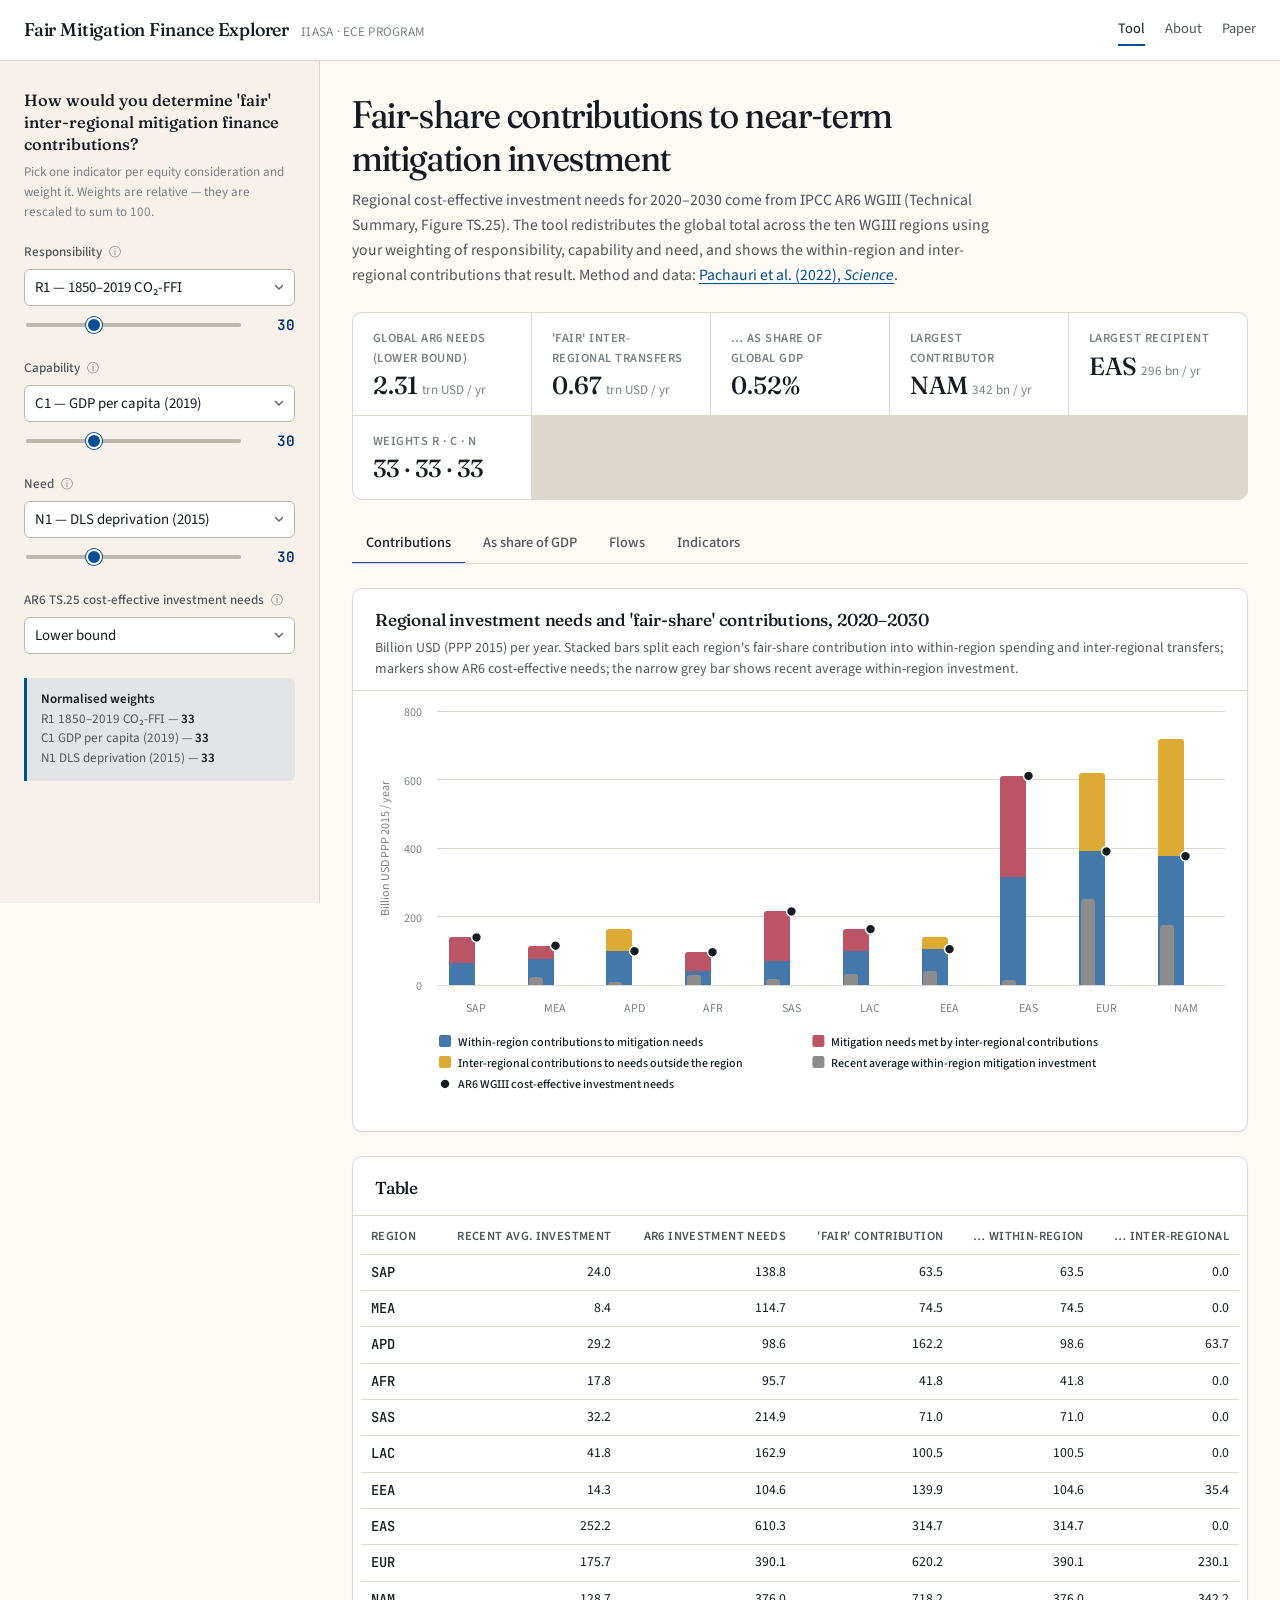
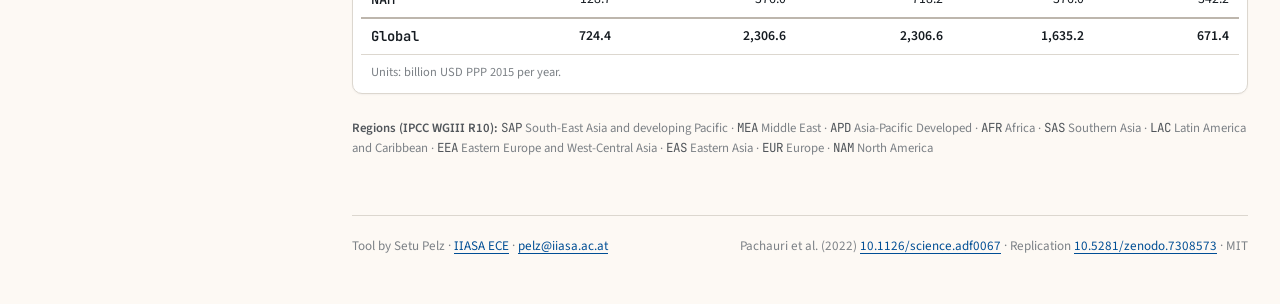
<file: site/index.html>
<!DOCTYPE html>
<html lang="en">
<head>
  <meta charset="UTF-8" />
  <meta name="viewport" content="width=device-width, initial-scale=1" />
  <title>Fair Mitigation Finance Explorer</title>
  <meta name="description" content="Explore 'fair-share' regional contributions to near-term (2020–2030) mitigation investment needs from IPCC AR6 WGIII, weighting responsibility, capability and need." />
  <link rel="preconnect" href="https://fonts.googleapis.com" />
  <link rel="preconnect" href="https://fonts.gstatic.com" crossorigin />
  <link rel="stylesheet" href="https://fonts.googleapis.com/css2?family=Fraunces:opsz,wght,SOFT@9..144,400..600,30..100&family=Source+Sans+3:wght@400;500;600&family=JetBrains+Mono:wght@500&display=swap" />
  <link rel="stylesheet" href="assets/styles.css" />
  <script src="assets/vendor/highcharts.js"></script>
  <script src="assets/vendor/sankey.js"></script>
  <script src="assets/data.js"></script>
</head>
<body>
  <header class="topbar">
    <div class="brand">
      <span class="brand-mark">Fair Mitigation Finance Explorer</span>
      <a class="brand-sub" href="https://iiasa.ac.at/programs/ece" target="_blank" rel="noopener">IIASA · ECE program</a>
    </div>
    <nav class="nav">
      <a href="index.html" class="active">Tool</a>
      <a href="about.html">About</a>
      <a href="https://doi.org/10.1126/science.adf0067" target="_blank" rel="noopener">Paper</a>
    </nav>
  </header>

  <div class="shell">
    <aside class="sidebar">
      <h2>How would you determine 'fair' inter-regional mitigation finance contributions?</h2>
      <p class="sidebar-help">
        Pick one indicator per equity consideration and weight it. Weights are relative —
        they are rescaled to sum to 100.
      </p>

      <div class="field">
        <label for="sel-R">Responsibility
          <span class="hint" title="Higher weight: regions with larger historical emissions carry a proportionally larger share of finance contributions. Quantified using CO₂ from fossil fuels and industry over 1850–2019 or 1990–2019.">ⓘ</span>
        </label>
        <select id="sel-R"></select>
        <div class="slider-row">
          <input id="w-R" type="range" min="0" max="100" step="5" value="30" />
          <output id="w-R-out">30</output>
        </div>
      </div>

      <div class="field">
        <label for="sel-C">Capability
          <span class="hint" title="Higher weight: wealthier, more capable regions carry a proportionally larger share. Quantified using per-capita GDP or per-capita capital stock in 2019, the year before the decade of analysis.">ⓘ</span>
        </label>
        <select id="sel-C"></select>
        <div class="slider-row">
          <input id="w-C" type="range" min="0" max="100" step="5" value="30" />
          <output id="w-C-out">30</output>
        </div>
      </div>

      <div class="field">
        <label for="sel-N">Need
          <span class="hint" title="Higher weight: regions with higher deprivation or climate risk contribute a proportionally smaller share. Quantified as multidimensional deprivation in Decent Living Standards (Rao &amp; Min 2018; Kikstra et al. 2021) or acute multi-sector climate risk (Byers et al. 2018).">ⓘ</span>
        </label>
        <select id="sel-N"></select>
        <div class="slider-row">
          <input id="w-N" type="range" min="0" max="100" step="5" value="30" />
          <output id="w-N-out">30</output>
        </div>
      </div>

      <div class="field">
        <label for="sel-bound">AR6 TS.25 cost-effective investment needs
          <span class="hint" title="Lower and upper bound of regional cost-effective annual mitigation investment needs for 2020–2030, from Figure TS.25 of the IPCC WGIII AR6 Technical Summary.">ⓘ</span>
        </label>
        <select id="sel-bound"></select>
      </div>

      <div class="legend-note" id="weights-note" aria-live="polite"></div>
    </aside>

    <main class="main">
      <section class="headline">
        <h1>Fair-share contributions to near-term mitigation investment</h1>
        <p>
          Regional cost-effective investment needs for 2020–2030 come from IPCC AR6 WGIII
          (Technical Summary, Figure TS.25). The tool redistributes the global total across the
          ten WGIII regions using your weighting of responsibility, capability and need, and
          shows the within-region and inter-regional contributions that result. Method and data:
          <a href="https://doi.org/10.1126/science.adf0067" target="_blank" rel="noopener">Pachauri et al. (2022), <em>Science</em></a>.
        </p>
      </section>

      <div class="summary-strip" aria-live="polite"></div>

      <div class="tabs" role="tablist">
        <button class="tab active" role="tab" data-tab="contrib">Contributions</button>
        <button class="tab" role="tab" data-tab="gdp">As share of GDP</button>
        <button class="tab" role="tab" data-tab="sankey">Flows</button>
        <button class="tab" role="tab" data-tab="indicators">Indicators</button>
      </div>

      <section class="tabpane active" data-pane="contrib">
        <div class="card">
          <div class="card-head">
            <h2 class="card-title">Regional investment needs and 'fair-share' contributions, 2020–2030</h2>
            <p class="card-sub">
              Billion USD (PPP 2015) per year. Stacked bars split each region's fair-share contribution
              into within-region spending and inter-regional transfers; markers show AR6 cost-effective
              needs; the narrow grey bar shows recent average within-region investment.
            </p>
          </div>
          <div id="chart-contrib" class="chart-container"></div>
        </div>
        <div class="card">
          <div class="card-head">
            <h2 class="card-title">Table</h2>
          </div>
          <div class="table-wrap"><table id="tbl-contrib" class="data-table"></table></div>
        </div>
      </section>

      <section class="tabpane" data-pane="gdp">
        <div class="card">
          <div class="card-head">
            <h2 class="card-title">The same, as a share of regional GDP (2019)</h2>
            <p class="card-sub">
              Annual contributions divided by 2019 regional GDP (USD PPP 2017). Same colour coding as the first tab.
            </p>
          </div>
          <div id="chart-gdp" class="chart-container"></div>
        </div>
        <div class="card">
          <div class="card-head">
            <h2 class="card-title">Table</h2>
          </div>
          <div class="table-wrap"><table id="tbl-gdp" class="data-table"></table></div>
        </div>
      </section>

      <section class="tabpane" data-pane="sankey">
        <div class="card">
          <div class="card-head">
            <h2 class="card-title">Within-region and inter-regional flows</h2>
            <p class="card-sub">
              Annual contributions (billion USD PPP 2015) needed to align regional cost-effective needs
              with fair-share contributions. Regions on the left pay into within-region needs or an
              inter-regional fund; the fund pays out to regions whose needs exceed their fair share.
            </p>
          </div>
          <div id="chart-sankey" class="chart-container tall"></div>
        </div>
      </section>

      <section class="tabpane" data-pane="indicators">
        <div class="card">
          <div class="card-head">
            <h2 class="card-title">Selected indicators in original units</h2>
            <p class="card-sub">One panel per selected indicator. Greyed panels carry zero weight.</p>
          </div>
          <div class="facets" id="facets-raw"></div>
        </div>
        <div class="card">
          <div class="card-head">
            <h2 class="card-title">Corresponding indicator allocations</h2>
            <p class="card-sub">Each indicator transformed into a regional share of global investment needs (see paper SI for the transformation).</p>
          </div>
          <div class="facets" id="facets-shares"></div>
        </div>
        <div class="card">
          <div class="card-head">
            <h2 class="card-title">Weighted aggregate allocation</h2>
            <p class="card-sub">The weighted combination of the three indicator allocations — the shares that drive every other view.</p>
          </div>
          <div id="chart-agg" class="chart-container short"></div>
        </div>
      </section>

      <p class="region-key">
        <strong>Regions (IPCC WGIII R10):</strong>
        <span id="region-key-list"></span>
      </p>

      <footer class="footer">
        <span>Tool by Setu Pelz · <a href="https://iiasa.ac.at/programs/ece" target="_blank" rel="noopener">IIASA ECE</a> · <a href="mailto:pelz@iiasa.ac.at">pelz@iiasa.ac.at</a></span>
        <span>Pachauri et al. (2022) <a href="https://doi.org/10.1126/science.adf0067" target="_blank" rel="noopener">10.1126/science.adf0067</a> · Replication <a href="https://doi.org/10.5281/zenodo.7308573" target="_blank" rel="noopener">10.5281/zenodo.7308573</a> · MIT</span>
      </footer>
    </main>
  </div>

  <script src="assets/app.js"></script>
</body>
</html>
</file>
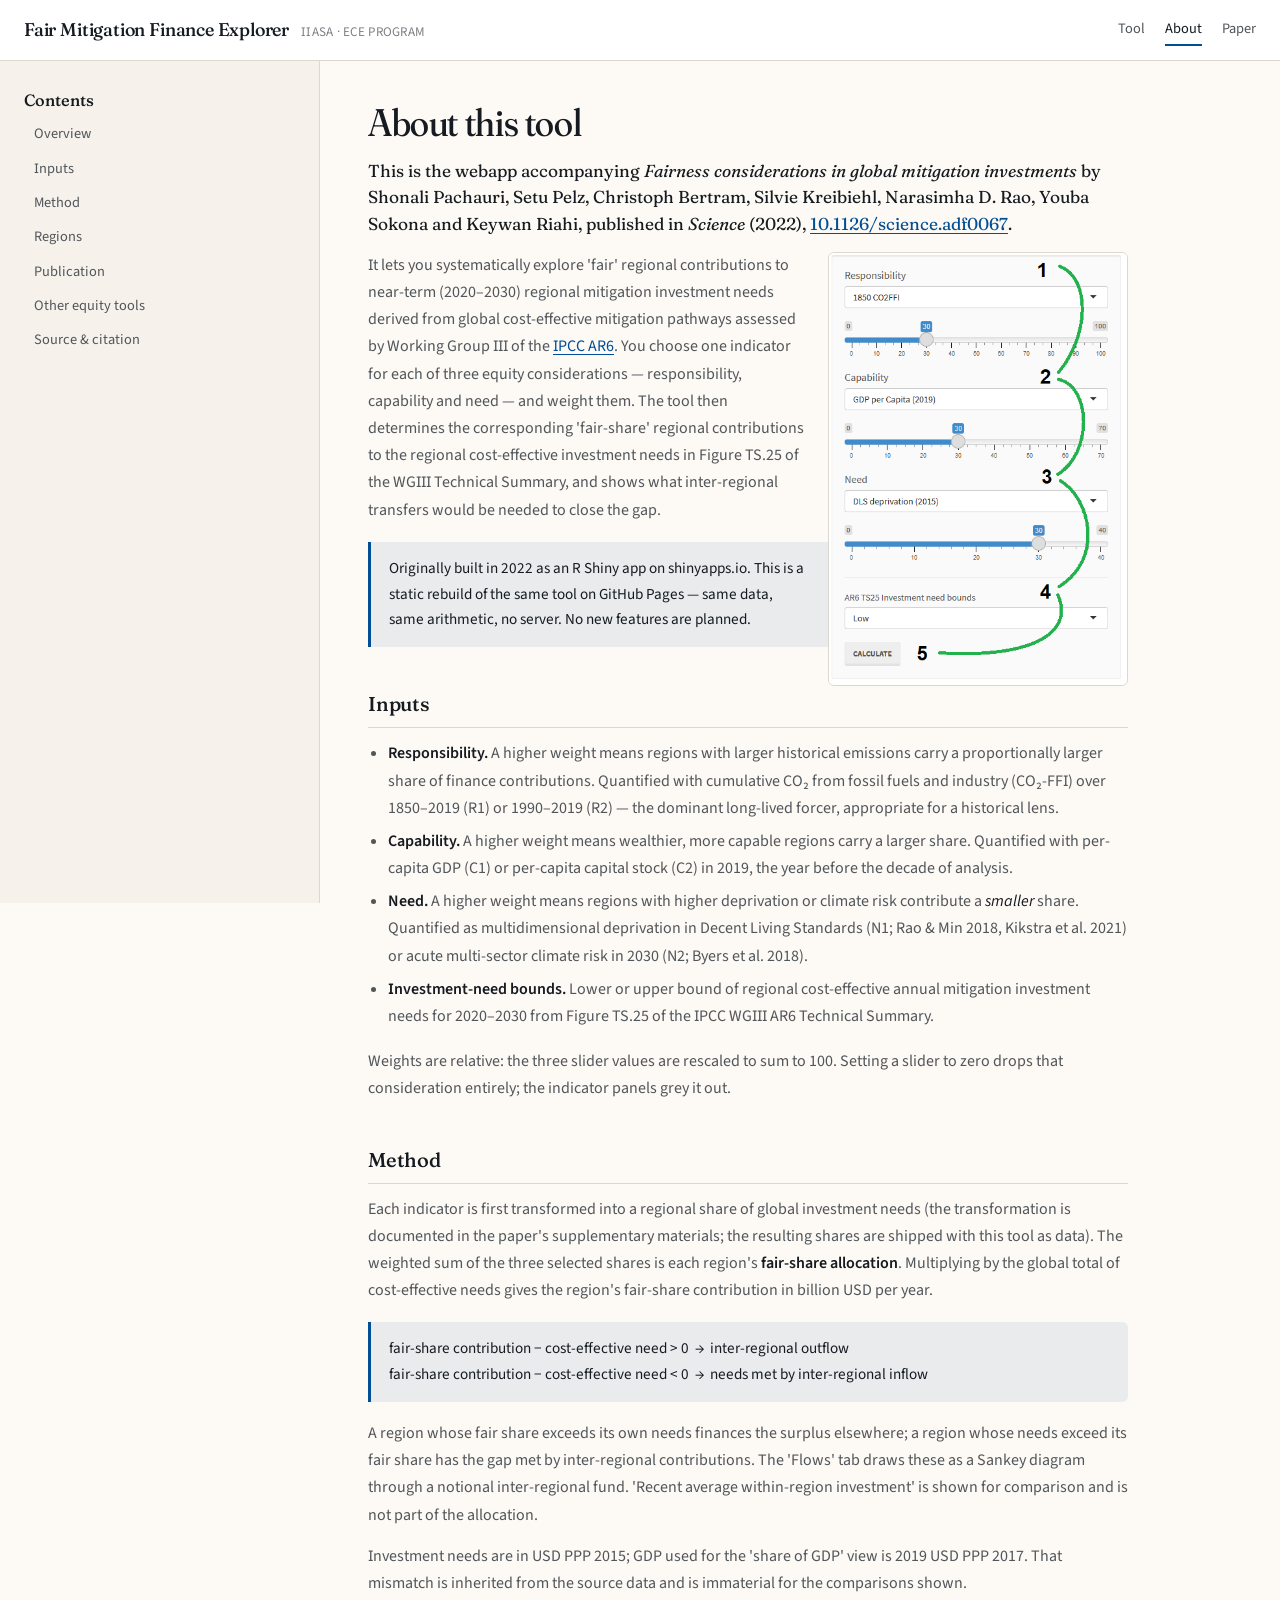
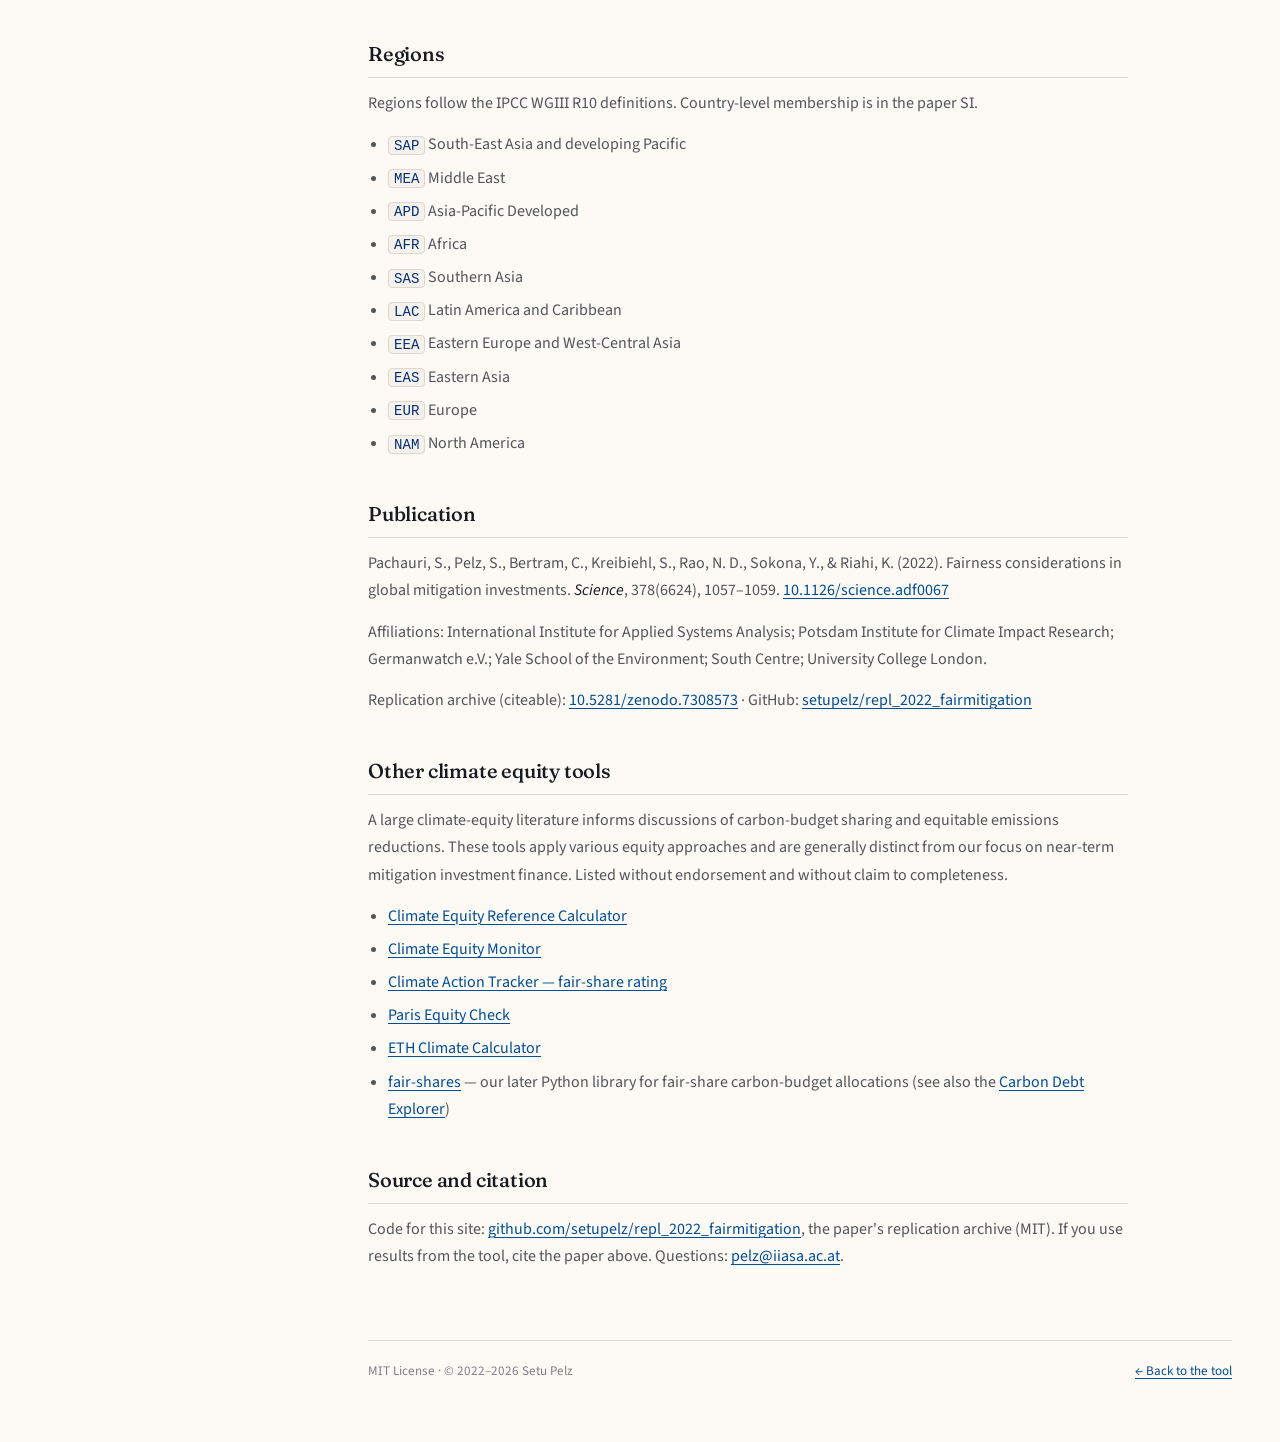
<file: site/about.html>
<!DOCTYPE html>
<html lang="en">
<head>
  <meta charset="UTF-8" />
  <meta name="viewport" content="width=device-width, initial-scale=1" />
  <title>About — Fair Mitigation Finance Explorer</title>
  <link rel="preconnect" href="https://fonts.googleapis.com" />
  <link rel="preconnect" href="https://fonts.gstatic.com" crossorigin />
  <link rel="stylesheet" href="https://fonts.googleapis.com/css2?family=Fraunces:opsz,wght,SOFT@9..144,400..600,30..100&family=Source+Sans+3:wght@400;500;600&display=swap" />
  <link rel="stylesheet" href="assets/styles.css" />
</head>
<body>
  <header class="topbar">
    <div class="brand">
      <span class="brand-mark">Fair Mitigation Finance Explorer</span>
      <a class="brand-sub" href="https://iiasa.ac.at/programs/ece" target="_blank" rel="noopener">IIASA · ECE program</a>
    </div>
    <nav class="nav">
      <a href="index.html">Tool</a>
      <a href="about.html" class="active">About</a>
      <a href="https://doi.org/10.1126/science.adf0067" target="_blank" rel="noopener">Paper</a>
    </nav>
  </header>

  <div class="shell">
    <aside class="sidebar">
      <h2>Contents</h2>
      <nav class="toc">
        <a href="#overview">Overview</a>
        <a href="#inputs">Inputs</a>
        <a href="#method">Method</a>
        <a href="#regions">Regions</a>
        <a href="#publication">Publication</a>
        <a href="#other-tools">Other equity tools</a>
        <a href="#source">Source &amp; citation</a>
      </nav>
    </aside>

    <main class="main about-main">
      <article class="prose">
        <h1 id="overview">About this tool</h1>
        <p class="lede">
          This is the webapp accompanying <em>Fairness considerations in global mitigation investments</em>
          by Shonali Pachauri, Setu Pelz, Christoph Bertram, Silvie Kreibiehl, Narasimha D. Rao,
          Youba Sokona and Keywan Riahi, published in <em>Science</em> (2022),
          <a href="https://doi.org/10.1126/science.adf0067" target="_blank" rel="noopener">10.1126/science.adf0067</a>.
        </p>
        <img class="about-figure" src="assets/introfig.png" alt="Schematic of fair-share contributions to regional mitigation investment needs" />
        <p>
          It lets you systematically explore 'fair' regional contributions to near-term (2020–2030)
          regional mitigation investment needs derived from global cost-effective mitigation pathways
          assessed by Working Group III of the
          <a href="https://www.ipcc.ch/report/sixth-assessment-report-working-group-3/" target="_blank" rel="noopener">IPCC AR6</a>.
          You choose one indicator for each of three equity considerations — responsibility, capability
          and need — and weight them. The tool then determines the corresponding 'fair-share' regional
          contributions to the regional cost-effective investment needs in Figure TS.25 of the WGIII
          Technical Summary, and shows what inter-regional transfers would be needed to close the gap.
        </p>
        <div class="callout">
          Originally built in 2022 as an R Shiny app on shinyapps.io. This is a static rebuild of the same
          tool on GitHub Pages — same data, same arithmetic, no server. No new features are planned.
        </div>

        <h2 id="inputs">Inputs</h2>
        <ul>
          <li><strong>Responsibility.</strong> A higher weight means regions with larger historical emissions carry a proportionally larger share of finance contributions. Quantified with cumulative CO₂ from fossil fuels and industry (CO₂-FFI) over 1850–2019 (R1) or 1990–2019 (R2) — the dominant long-lived forcer, appropriate for a historical lens.</li>
          <li><strong>Capability.</strong> A higher weight means wealthier, more capable regions carry a larger share. Quantified with per-capita GDP (C1) or per-capita capital stock (C2) in 2019, the year before the decade of analysis.</li>
          <li><strong>Need.</strong> A higher weight means regions with higher deprivation or climate risk contribute a <em>smaller</em> share. Quantified as multidimensional deprivation in Decent Living Standards (N1; Rao &amp; Min 2018, Kikstra et al. 2021) or acute multi-sector climate risk in 2030 (N2; Byers et al. 2018).</li>
          <li><strong>Investment-need bounds.</strong> Lower or upper bound of regional cost-effective annual mitigation investment needs for 2020–2030 from Figure TS.25 of the IPCC WGIII AR6 Technical Summary.</li>
        </ul>
        <p>
          Weights are relative: the three slider values are rescaled to sum to 100. Setting a slider to
          zero drops that consideration entirely; the indicator panels grey it out.
        </p>

        <h2 id="method">Method</h2>
        <p>
          Each indicator is first transformed into a regional share of global investment needs (the
          transformation is documented in the paper's supplementary materials; the resulting shares are
          shipped with this tool as data). The weighted sum of the three selected shares is each region's
          <strong>fair-share allocation</strong>. Multiplying by the global total of cost-effective needs
          gives the region's fair-share contribution in billion USD per year.
        </p>
        <div class="callout">
          fair-share contribution − cost-effective need &gt; 0 &nbsp;→&nbsp; inter-regional outflow<br/>
          fair-share contribution − cost-effective need &lt; 0 &nbsp;→&nbsp; needs met by inter-regional inflow
        </div>
        <p>
          A region whose fair share exceeds its own needs finances the surplus elsewhere; a region whose
          needs exceed its fair share has the gap met by inter-regional contributions. The 'Flows' tab
          draws these as a Sankey diagram through a notional inter-regional fund. 'Recent average
          within-region investment' is shown for comparison and is not part of the allocation.
        </p>
        <p>
          Investment needs are in USD PPP 2015; GDP used for the 'share of GDP' view is 2019 USD PPP 2017.
          That mismatch is inherited from the source data and is immaterial for the comparisons shown.
        </p>

        <h2 id="regions">Regions</h2>
        <p>Regions follow the IPCC WGIII R10 definitions. Country-level membership is in the paper SI.</p>
        <ul>
          <li><code>SAP</code> South-East Asia and developing Pacific</li>
          <li><code>MEA</code> Middle East</li>
          <li><code>APD</code> Asia-Pacific Developed</li>
          <li><code>AFR</code> Africa</li>
          <li><code>SAS</code> Southern Asia</li>
          <li><code>LAC</code> Latin America and Caribbean</li>
          <li><code>EEA</code> Eastern Europe and West-Central Asia</li>
          <li><code>EAS</code> Eastern Asia</li>
          <li><code>EUR</code> Europe</li>
          <li><code>NAM</code> North America</li>
        </ul>

        <h2 id="publication">Publication</h2>
        <p>
          Pachauri, S., Pelz, S., Bertram, C., Kreibiehl, S., Rao, N. D., Sokona, Y., &amp; Riahi, K. (2022).
          Fairness considerations in global mitigation investments. <em>Science</em>, 378(6624), 1057–1059.
          <a href="https://doi.org/10.1126/science.adf0067" target="_blank" rel="noopener">10.1126/science.adf0067</a>
        </p>
        <p>
          Affiliations: International Institute for Applied Systems Analysis; Potsdam Institute for Climate
          Impact Research; Germanwatch e.V.; Yale School of the Environment; South Centre; University College London.
        </p>
        <p>
          Replication archive (citeable): <a href="https://doi.org/10.5281/zenodo.7308573" target="_blank" rel="noopener">10.5281/zenodo.7308573</a>
          · GitHub: <a href="https://github.com/setupelz/repl_2022_fairmitigation" target="_blank" rel="noopener">setupelz/repl_2022_fairmitigation</a>
        </p>

        <h2 id="other-tools">Other climate equity tools</h2>
        <p>
          A large climate-equity literature informs discussions of carbon-budget sharing and equitable
          emissions reductions. These tools apply various equity approaches and are generally distinct from
          our focus on near-term mitigation investment finance. Listed without endorsement and without claim
          to completeness.
        </p>
        <ul>
          <li><a href="https://calculator.climateequityreference.org/" target="_blank" rel="noopener">Climate Equity Reference Calculator</a></li>
          <li><a href="https://climateequitymonitor.in" target="_blank" rel="noopener">Climate Equity Monitor</a></li>
          <li><a href="https://climateactiontracker.org/countries/rating-system/" target="_blank" rel="noopener">Climate Action Tracker — fair-share rating</a></li>
          <li><a href="https://paris-equity-check.org/multi-equity-map.html" target="_blank" rel="noopener">Paris Equity Check</a></li>
          <li><a href="http://www.ccalc.ethz.ch" target="_blank" rel="noopener">ETH Climate Calculator</a></li>
          <li><a href="https://github.com/setupelz/fair-shares" target="_blank" rel="noopener">fair-shares</a> — our later Python library for fair-share carbon-budget allocations (see also the <a href="https://setupelz.com/carbondebtexplorer/" target="_blank" rel="noopener">Carbon Debt Explorer</a>)</li>
        </ul>

        <h2 id="source">Source and citation</h2>
        <p>
          Code for this site: <a href="https://github.com/setupelz/repl_2022_fairmitigation" target="_blank" rel="noopener">github.com/setupelz/repl_2022_fairmitigation</a>, the paper's replication archive (MIT).
          If you use results from the tool, cite the paper above.
          Questions: <a href="mailto:pelz@iiasa.ac.at">pelz@iiasa.ac.at</a>.
        </p>
      </article>

      <footer class="footer">
        <span>MIT License · © 2022–2026 Setu Pelz</span>
        <span><a href="index.html">← Back to the tool</a></span>
      </footer>
    </main>
  </div>
</body>
</html>
</file>
<file: site/assets/styles.css>
/* Carbon Debt Explorer — editorial aesthetic, IIASA blue palette */

:root {
  --font-display: 'Fraunces', 'Source Serif 4', Georgia, serif;
  --font-body: 'Source Sans 3', system-ui, sans-serif;
  --font-mono: 'JetBrains Mono', 'SF Mono', Consolas, monospace;

  /* IIASA canonical blue → OKLCH primary */
  --primary: oklch(42% 0.14 250);
  --primary-dim: oklch(42% 0.14 250 / 0.08);
  --primary-strong: oklch(32% 0.15 250);

  /* Warm tinted neutrals */
  --bg: oklch(98.5% 0.008 75);
  --surface: oklch(100% 0 0);
  --surface-sunk: oklch(96% 0.01 75);
  --border: oklch(88% 0.012 75);
  --border-strong: oklch(78% 0.015 75);
  --text: oklch(22% 0.015 250);
  --text-muted: oklch(45% 0.01 250);
  --text-dim: oklch(60% 0.01 250);

  /* Semantic — debt (warm) vs credit (cool-muted), not neon */
  --debt: oklch(52% 0.15 35);
  --debt-dim: oklch(52% 0.15 35 / 0.12);
  --credit: oklch(52% 0.09 190);
  --credit-dim: oklch(52% 0.09 190 / 0.12);

  /* R10 region palette — deliberately desaturated, readable */
  --r-afr: oklch(58% 0.12 35);
  --r-eas: oklch(48% 0.14 260);
  --r-eur: oklch(52% 0.12 180);
  --r-fsu: oklch(45% 0.08 310);
  --r-lam: oklch(60% 0.12 130);
  --r-mea: oklch(55% 0.13 65);
  --r-nam: oklch(42% 0.14 250);
  --r-pao: oklch(55% 0.10 340);
  --r-pas: oklch(62% 0.11 95);
  --r-sas: oklch(52% 0.14 15);

  --shadow-sm: 0 1px 2px rgb(20 30 60 / 0.04);
  --shadow-md: 0 4px 16px rgb(20 30 60 / 0.06);

  --radius: 6px;
  --radius-lg: 10px;
}

@media (prefers-color-scheme: dark) {
  :root {
    --bg: oklch(16% 0.015 250);
    --surface: oklch(20% 0.018 250);
    --surface-sunk: oklch(14% 0.015 250);
    --border: oklch(28% 0.02 250);
    --border-strong: oklch(35% 0.025 250);
    --text: oklch(95% 0.01 75);
    --text-muted: oklch(70% 0.01 75);
    --text-dim: oklch(55% 0.01 75);
    --primary: oklch(68% 0.15 250);
    --primary-dim: oklch(68% 0.15 250 / 0.15);
    --primary-strong: oklch(80% 0.12 250);
  }
}

* { box-sizing: border-box; }

html, body {
  margin: 0;
  padding: 0;
  max-width: 100%;
  overflow-x: hidden;
}

body {
  font-family: var(--font-body);
  font-size: 15px;
  line-height: 1.55;
  color: var(--text);
  background: var(--bg);
  font-feature-settings: "ss01", "cv11";
  min-height: 100vh;
}

a {
  color: var(--primary);
  text-decoration-thickness: 1px;
  text-underline-offset: 3px;
}

a:hover {
  color: var(--primary-strong);
}

h1, h2, h3, h4 {
  font-family: var(--font-display);
  font-weight: 500;
  letter-spacing: -0.01em;
  color: var(--text);
  margin: 0;
}

h1 {
  font-size: clamp(1.6rem, 2vw + 1rem, 2.4rem);
  font-weight: 450;
  line-height: 1.1;
  font-variation-settings: "opsz" 120, "SOFT" 50;
}

h2 {
  font-size: 1.25rem;
  font-weight: 500;
  font-variation-settings: "opsz" 14, "SOFT" 40;
}

h3 {
  font-size: 1rem;
  font-weight: 550;
  font-variation-settings: "opsz" 14;
}

/* ================= Layout ================= */

.topbar {
  border-bottom: 1px solid var(--border);
  background: var(--surface);
  padding: 14px 24px;
  display: flex;
  flex-wrap: wrap;
  align-items: center;
  justify-content: space-between;
  gap: 12px 24px;
}

@media (max-width: 600px) {
  .topbar { padding: 12px 16px; gap: 8px 12px; }
  .brand-sub { display: none; }
  .nav { gap: 14px; font-size: 0.88rem; }
}

.brand {
  display: flex;
  align-items: baseline;
  gap: 12px;
}

.brand-mark {
  font-family: var(--font-display);
  font-weight: 500;
  font-size: 1.15rem;
  font-variation-settings: "opsz" 48, "SOFT" 30;
  color: var(--text);
  letter-spacing: -0.01em;
}

.brand-sub {
  font-size: 0.82rem;
  color: var(--text-dim);
  letter-spacing: 0.02em;
  text-transform: uppercase;
  text-decoration: none;
  transition: color 0.15s;
}

a.brand-sub:hover {
  color: var(--primary);
}

.nav {
  display: flex;
  gap: 20px;
  font-size: 0.9rem;
}

.nav a {
  color: var(--text-muted);
  text-decoration: none;
  padding: 4px 0;
  border-bottom: 2px solid transparent;
}

.nav a.active, .nav a:hover {
  color: var(--text);
  border-bottom-color: var(--primary);
}

.shell {
  display: grid;
  grid-template-columns: 320px minmax(0, 1fr);
  gap: 0;
  min-height: calc(100vh - 58px);
}

.shell > * { min-width: 0; }

@media (max-width: 900px) {
  .shell { grid-template-columns: minmax(0, 1fr); }
}

.sidebar {
  padding: 28px 24px;
  border-right: 1px solid var(--border);
  background: var(--surface-sunk);
  min-width: 0;
}

@media (max-width: 900px) {
  .sidebar {
    border-right: none;
    border-bottom: 1px solid var(--border);
    padding: 20px 20px 24px;
    position: static !important;
    max-height: none !important;
    overflow: visible !important;
  }
}

.sidebar h2 {
  font-size: 0.8rem;
  letter-spacing: 0.08em;
  text-transform: uppercase;
  color: var(--text-dim);
  font-family: var(--font-body);
  font-weight: 600;
  margin-bottom: 14px;
}

.field {
  margin-bottom: 22px;
}

.field label {
  display: block;
  font-size: 0.82rem;
  color: var(--text-muted);
  margin-bottom: 6px;
  font-weight: 500;
}

.field select,
.field input[type="range"] {
  width: 100%;
  font: inherit;
  font-size: 0.93rem;
  color: var(--text);
}

.field select {
  background: var(--surface);
  border: 1px solid var(--border-strong);
  border-radius: var(--radius);
  padding: 8px 10px;
  line-height: 1.3;
  appearance: none;
  background-image: url("data:image/svg+xml;utf8,<svg xmlns='http://www.w3.org/2000/svg' width='10' height='6' viewBox='0 0 10 6'><path fill='none' stroke='%23666' stroke-width='1.5' d='M1 1l4 4 4-4'/></svg>");
  background-repeat: no-repeat;
  background-position: right 10px center;
  padding-right: 28px;
}

.field select:focus,
.field input[type="range"]:focus {
  outline: 2px solid var(--primary);
  outline-offset: 1px;
}

.field-cite {
  margin-top: 6px;
  font-size: 0.75rem;
  color: var(--text-dim);
  line-height: 1.4;
}

.field-cite a {
  color: var(--text-muted);
  text-decoration: underline;
  text-decoration-color: var(--border-strong);
  text-underline-offset: 2px;
}

.field-cite a:hover {
  color: var(--primary);
  text-decoration-color: var(--primary);
}

.slider-row {
  display: flex;
  align-items: center;
  gap: 10px;
  min-width: 0;
}

.slider-row input[type="range"] {
  flex: 1 1 auto;
  width: auto;
  min-width: 0;
}

.slider-row output {
  font-family: var(--font-mono);
  font-size: 0.9rem;
  color: var(--primary-strong);
  min-width: 42px;
  text-align: right;
  font-weight: 600;
  flex-shrink: 0;
}

input[type="range"] {
  -webkit-appearance: none;
  appearance: none;
  height: 4px;
  background: var(--border-strong);
  border-radius: 2px;
  outline: none;
}

input[type="range"]::-webkit-slider-thumb {
  -webkit-appearance: none;
  width: 16px;
  height: 16px;
  border-radius: 50%;
  background: var(--primary);
  cursor: pointer;
  border: 2px solid var(--surface);
  box-shadow: 0 0 0 1px var(--primary);
}

input[type="range"]::-moz-range-thumb {
  width: 16px;
  height: 16px;
  border-radius: 50%;
  background: var(--primary);
  cursor: pointer;
  border: 2px solid var(--surface);
  box-shadow: 0 0 0 1px var(--primary);
}

.year-legend {
  display: flex;
  justify-content: space-between;
  margin-top: 6px;
  font-family: var(--font-mono);
  font-size: 0.7rem;
  color: var(--text-dim);
  letter-spacing: 0.02em;
}

.year-legend span {
  flex: 1;
  text-align: center;
}
.year-legend span:first-child { text-align: left; }
.year-legend span:last-child { text-align: right; }

.legend-note {
  margin-top: 24px;
  padding: 12px 14px;
  border-left: 3px solid var(--primary);
  background: var(--primary-dim);
  font-size: 0.82rem;
  line-height: 1.5;
  color: var(--text-muted);
  border-radius: 0 var(--radius) var(--radius) 0;
}

.legend-note strong {
  color: var(--text);
  font-weight: 600;
}

/* ================= Main ================= */

.main {
  padding: 32px 32px 48px;
  display: flex;
  flex-direction: column;
  gap: 24px;
  min-width: 0;
  overflow-x: hidden;
}

@media (max-width: 900px) {
  .main { padding: 24px 20px 36px; }
}

@media (max-width: 600px) {
  .main { padding: 20px 14px 28px; }
}

.headline {
  max-width: 95ch;
}

.headline p {
  font-size: 0.98rem;
  color: var(--text-muted);
  margin: 10px 0 0;
  line-height: 1.6;
}

.summary-strip {
  display: grid;
  grid-template-columns: repeat(auto-fit, minmax(160px, 1fr));
  gap: 1px;
  background: var(--border);
  border: 1px solid var(--border);
  border-radius: var(--radius-lg);
  overflow: hidden;
}

@media (max-width: 480px) {
  .summary-strip {
    grid-template-columns: repeat(2, minmax(0, 1fr));
  }
  .stat { padding: 12px 14px; }
  .stat-value { font-size: 1.25rem; }
}

.stat {
  background: var(--surface);
  padding: 16px 20px;
  min-width: 0;
}

.stat-label {
  font-size: 0.78rem;
  color: var(--text-dim);
  letter-spacing: 0.04em;
  text-transform: uppercase;
  font-weight: 600;
  margin-bottom: 4px;
}

.stat-value {
  font-family: var(--font-display);
  font-variation-settings: "opsz" 48;
  font-size: 1.55rem;
  font-weight: 500;
  color: var(--text);
  line-height: 1.1;
}

.stat-unit {
  font-size: 0.82rem;
  color: var(--text-dim);
  margin-left: 4px;
  font-family: var(--font-body);
  font-weight: 400;
}

.card {
  background: var(--surface);
  border: 1px solid var(--border);
  border-radius: var(--radius-lg);
  overflow: hidden;
  box-shadow: var(--shadow-sm);
  min-width: 0;
}

.card-head {
  padding: 18px 22px 10px;
  border-bottom: 1px solid var(--border);
}

.card-title {
  font-family: var(--font-display);
  font-variation-settings: "opsz" 18, "SOFT" 40;
  font-size: 1.08rem;
  font-weight: 500;
  color: var(--text);
  margin: 0 0 4px;
}

.card-sub {
  color: var(--text-muted);
  font-size: 0.87rem;
  margin: 0;
  line-height: 1.5;
}

.chart-container {
  height: 440px;
  padding: 10px 12px 16px;
  min-width: 0;
  overflow: hidden;
}

@media (max-width: 900px) {
  .chart-container { height: 400px; padding: 6px 6px 12px; }
}

@media (max-width: 600px) {
  .chart-container { height: 360px; }
}

.footer {
  margin-top: 32px;
  padding-top: 20px;
  border-top: 1px solid var(--border);
  color: var(--text-dim);
  font-size: 0.82rem;
  display: flex;
  justify-content: space-between;
  flex-wrap: wrap;
  gap: 8px;
}

/* About page — shares the dashboard shell, wider readable prose column */

.about-main {
  padding: 40px 48px 60px;
}

@media (max-width: 900px) {
  .about-main { padding: 28px 20px 40px; }
}

@media (max-width: 600px) {
  .about-main { padding: 22px 16px 32px; }
}

.prose {
  font-size: 1rem;
  line-height: 1.7;
  color: var(--text-muted);
  max-width: 95ch;
  width: 100%;
  word-wrap: break-word;
}

.prose h1 {
  margin-bottom: 4px;
}

.prose h2 {
  margin-top: 40px;
  margin-bottom: 12px;
  padding-bottom: 6px;
  border-bottom: 1px solid var(--border);
  color: var(--text);
  scroll-margin-top: 72px;
}

.prose h1 + .lede {
  font-size: 1.08rem;
  color: var(--text);
  font-family: var(--font-display);
  font-variation-settings: "opsz" 14, "SOFT" 40;
  line-height: 1.55;
  margin-top: 14px;
}

.prose p { margin: 0 0 14px; }

.prose strong, .prose b { color: var(--text); font-weight: 600; }

.prose em { color: var(--text); }

.prose ul {
  padding-left: 20px;
  margin: 0 0 18px;
}

.prose li {
  margin-bottom: 6px;
}

.prose code {
  font-family: var(--font-mono);
  font-size: 0.88em;
  background: var(--surface-sunk);
  border: 1px solid var(--border);
  border-radius: 4px;
  padding: 0.5px 5px;
  color: var(--primary-strong);
}

/* Sticky TOC in the sidebar on the About page */
.sidebar .toc {
  display: flex;
  flex-direction: column;
  gap: 4px;
  font-size: 0.9rem;
  margin-top: 4px;
}

.sidebar .toc a {
  color: var(--text-muted);
  text-decoration: none;
  padding: 4px 8px;
  border-left: 2px solid transparent;
  border-radius: 0 3px 3px 0;
  transition: color 0.15s, border-color 0.15s, background 0.15s;
  white-space: nowrap;
}

.sidebar .toc a:hover {
  color: var(--text);
  border-left-color: var(--primary);
  background: var(--primary-dim);
}

@media (max-width: 900px) {
  .sidebar .toc {
    flex-direction: row;
    overflow-x: auto;
    gap: 0;
    -webkit-overflow-scrolling: touch;
    scrollbar-width: thin;
    padding-bottom: 4px;
    margin: 0 -20px;
    padding-left: 20px;
    padding-right: 20px;
  }
  .sidebar .toc a {
    padding: 4px 10px;
    border-left: none;
    border-bottom: 2px solid transparent;
    border-radius: 3px 3px 0 0;
    flex-shrink: 0;
  }
  .sidebar .toc a:hover {
    border-left: none;
    border-bottom-color: var(--primary);
  }
}

@media (min-width: 901px) {
  .sidebar {
    position: sticky;
    top: 58px;
    max-height: calc(100vh - 58px);
    overflow-y: auto;
  }
}

.callout {
  background: var(--primary-dim);
  border-left: 3px solid var(--primary);
  padding: 14px 18px;
  margin: 18px 0;
  font-size: 0.95rem;
  color: var(--text);
  border-radius: 0 var(--radius) var(--radius) 0;
}

/* Loader */
.loader {
  color: var(--text-dim);
  font-size: 0.9rem;
  padding: 80px 20px;
  text-align: center;
}

/* Fade-in on load */
.card, .summary-strip, .headline {
  animation: fadeUp 0.4s ease-out backwards;
}
.summary-strip { animation-delay: 0.05s; }
.card:nth-of-type(1) { animation-delay: 0.1s; }
.card:nth-of-type(2) { animation-delay: 0.18s; }

@keyframes fadeUp {
  from { opacity: 0; transform: translateY(8px); }
  to { opacity: 1; transform: none; }
}

@media (prefers-reduced-motion: reduce) {
  * { animation: none !important; transition: none !important; }
}

/* ================= Fair Mitigation Finance Explorer additions ================= */

:root {
  /* Contribution components — Tol-inspired, as in the 2022 app */
  --c-within: #4477AA;
  --c-inflow: #BB5566;
  --c-outflow: #DDAA33;
  --c-recent: #8c8c8c;
  --c-used: oklch(50% 0.12 300);
  --c-unused: oklch(78% 0.01 250);
}

@media (prefers-color-scheme: dark) {
  :root {
    --c-within: #6a9bd1;
    --c-inflow: #d27b8a;
    --c-outflow: #e6c25b;
    --c-recent: #9a9a9a;
    --c-used: oklch(72% 0.12 300);
    --c-unused: oklch(40% 0.01 250);
  }
}

.sidebar h2 {
  text-transform: none;
  letter-spacing: 0;
  font-family: var(--font-display);
  font-size: 1.02rem;
  font-weight: 500;
  color: var(--text);
  line-height: 1.35;
  margin-bottom: 8px;
}

.sidebar-help {
  font-size: 0.82rem;
  color: var(--text-dim);
  margin: 0 0 20px;
  line-height: 1.5;
}

.hint {
  display: inline-block;
  margin-left: 4px;
  color: var(--text-dim);
  cursor: help;
  font-size: 0.9em;
}

.field .slider-row { margin-top: 8px; }

.tabs {
  display: flex;
  gap: 4px;
  border-bottom: 1px solid var(--border);
  overflow-x: auto;
}

.tab {
  font: inherit;
  font-size: 0.9rem;
  font-weight: 500;
  color: var(--text-muted);
  background: none;
  border: none;
  border-bottom: 2px solid transparent;
  padding: 8px 14px;
  cursor: pointer;
  white-space: nowrap;
  margin-bottom: -1px;
}

.tab:hover { color: var(--text); }
.tab.active { color: var(--text); border-bottom-color: var(--primary); }

.tabpane { display: none; flex-direction: column; gap: 24px; }
.tabpane.active { display: flex; }

.chart-container.tall { height: 560px; }
.chart-container.short { height: 340px; }

@media (max-width: 900px) {
  .chart-container.tall { height: 520px; }
}

.table-wrap { overflow-x: auto; padding: 4px 8px 10px; }

.data-table {
  width: 100%;
  border-collapse: collapse;
  font-size: 0.86rem;
  font-variant-numeric: tabular-nums;
}

.data-table th, .data-table td {
  padding: 7px 10px;
  text-align: right;
  border-bottom: 1px solid var(--border);
  white-space: nowrap;
}

.data-table th {
  font-weight: 600;
  color: var(--text-muted);
  font-size: 0.78rem;
  letter-spacing: 0.03em;
  text-transform: uppercase;
}

.data-table th:first-child, .data-table td:first-child { text-align: left; }
.data-table td:first-child { font-family: var(--font-mono); font-weight: 500; }
.data-table tr.total td { font-weight: 600; color: var(--text); border-top: 2px solid var(--border-strong); }

.facets {
  display: grid;
  grid-template-columns: repeat(auto-fit, minmax(260px, 1fr));
  gap: 8px;
  padding: 10px 12px 12px;
}

.facet { min-width: 0; }
.facet-chart { height: 260px; }

.facet-title {
  font-size: 0.82rem;
  font-weight: 600;
  color: var(--text-muted);
  padding: 6px 8px 0;
}

.facet.unused .facet-title { color: var(--text-dim); font-weight: 500; }

.region-key {
  font-size: 0.8rem;
  color: var(--text-dim);
  line-height: 1.6;
  margin: 0;
}

.region-key strong { color: var(--text-muted); font-weight: 600; }
.region-key code {
  font-family: var(--font-mono);
  font-size: 0.78rem;
  color: var(--text-muted);
}

.about-figure {
  float: right;
  max-width: 300px;
  margin: 0 0 16px 24px;
  border: 1px solid var(--border);
  border-radius: var(--radius);
}

@media (max-width: 700px) {
  .about-figure { float: none; display: block; margin: 0 auto 16px; }
}
</file>
